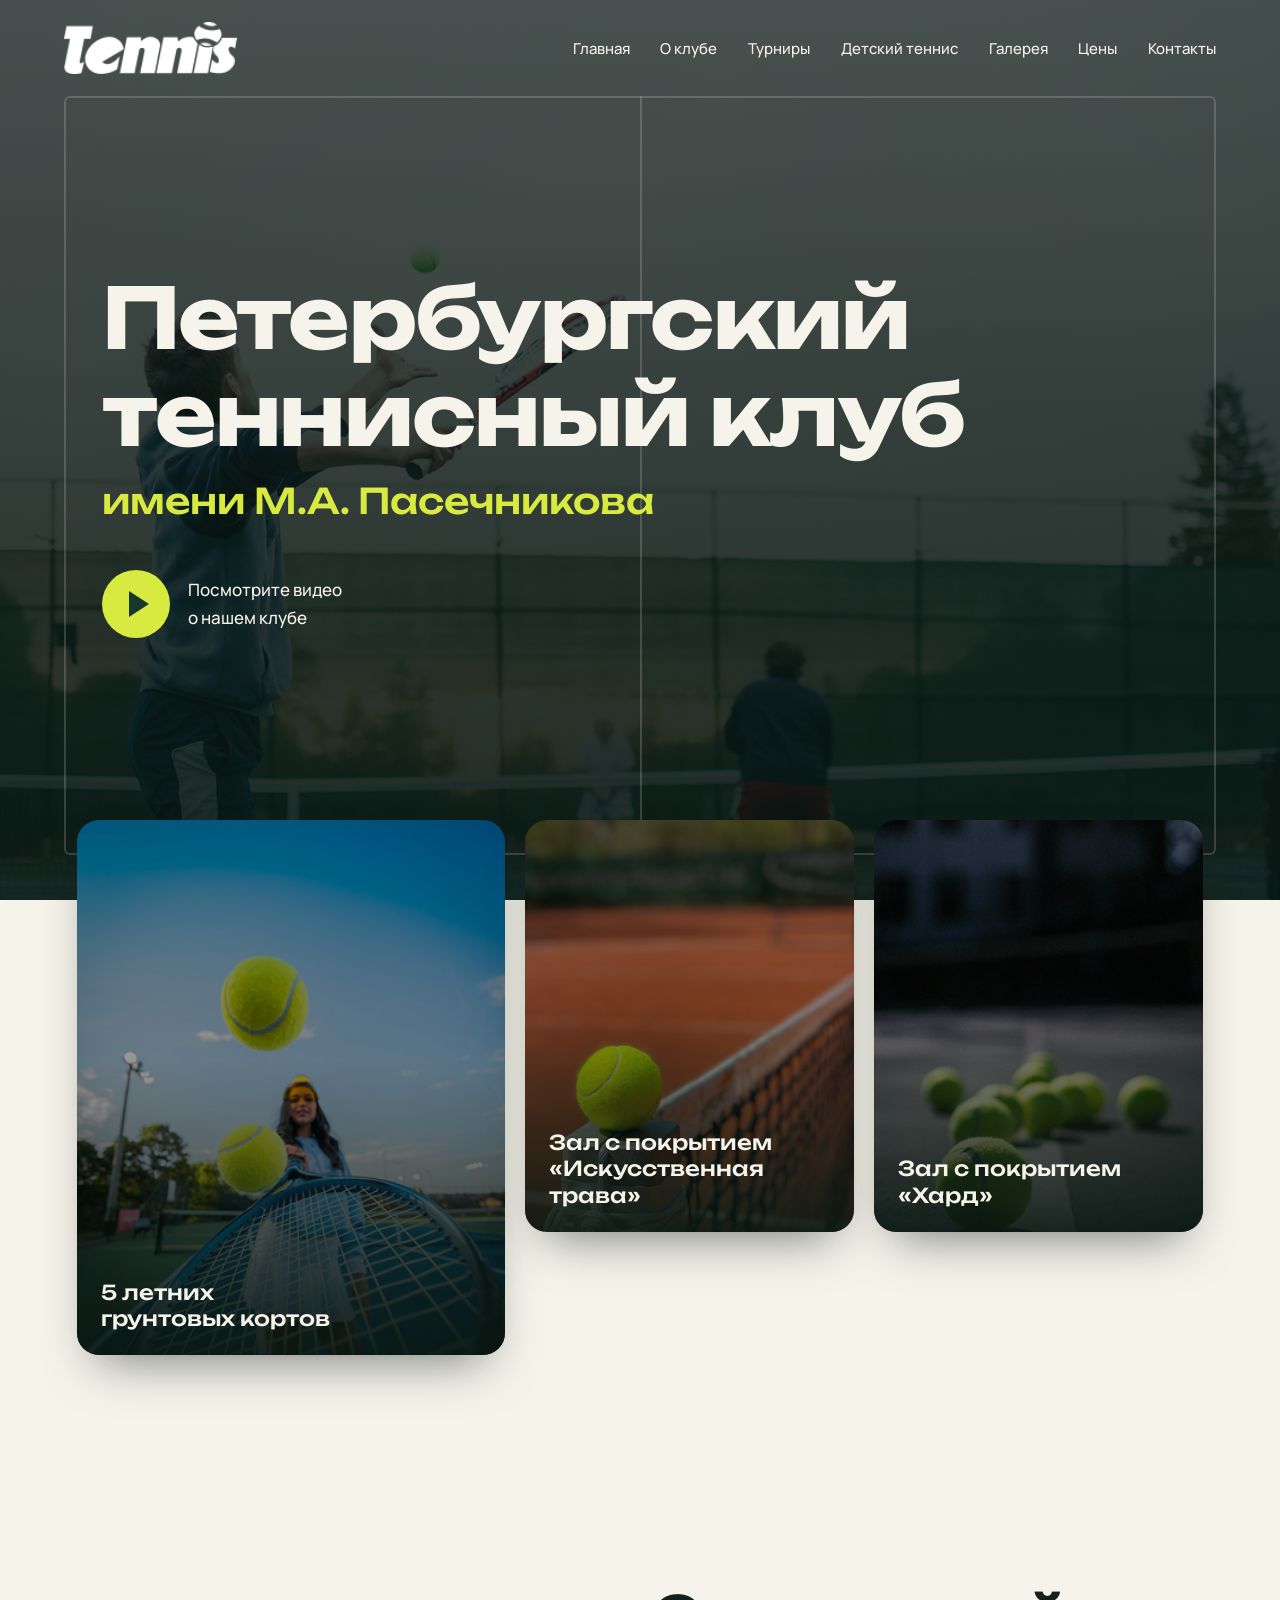
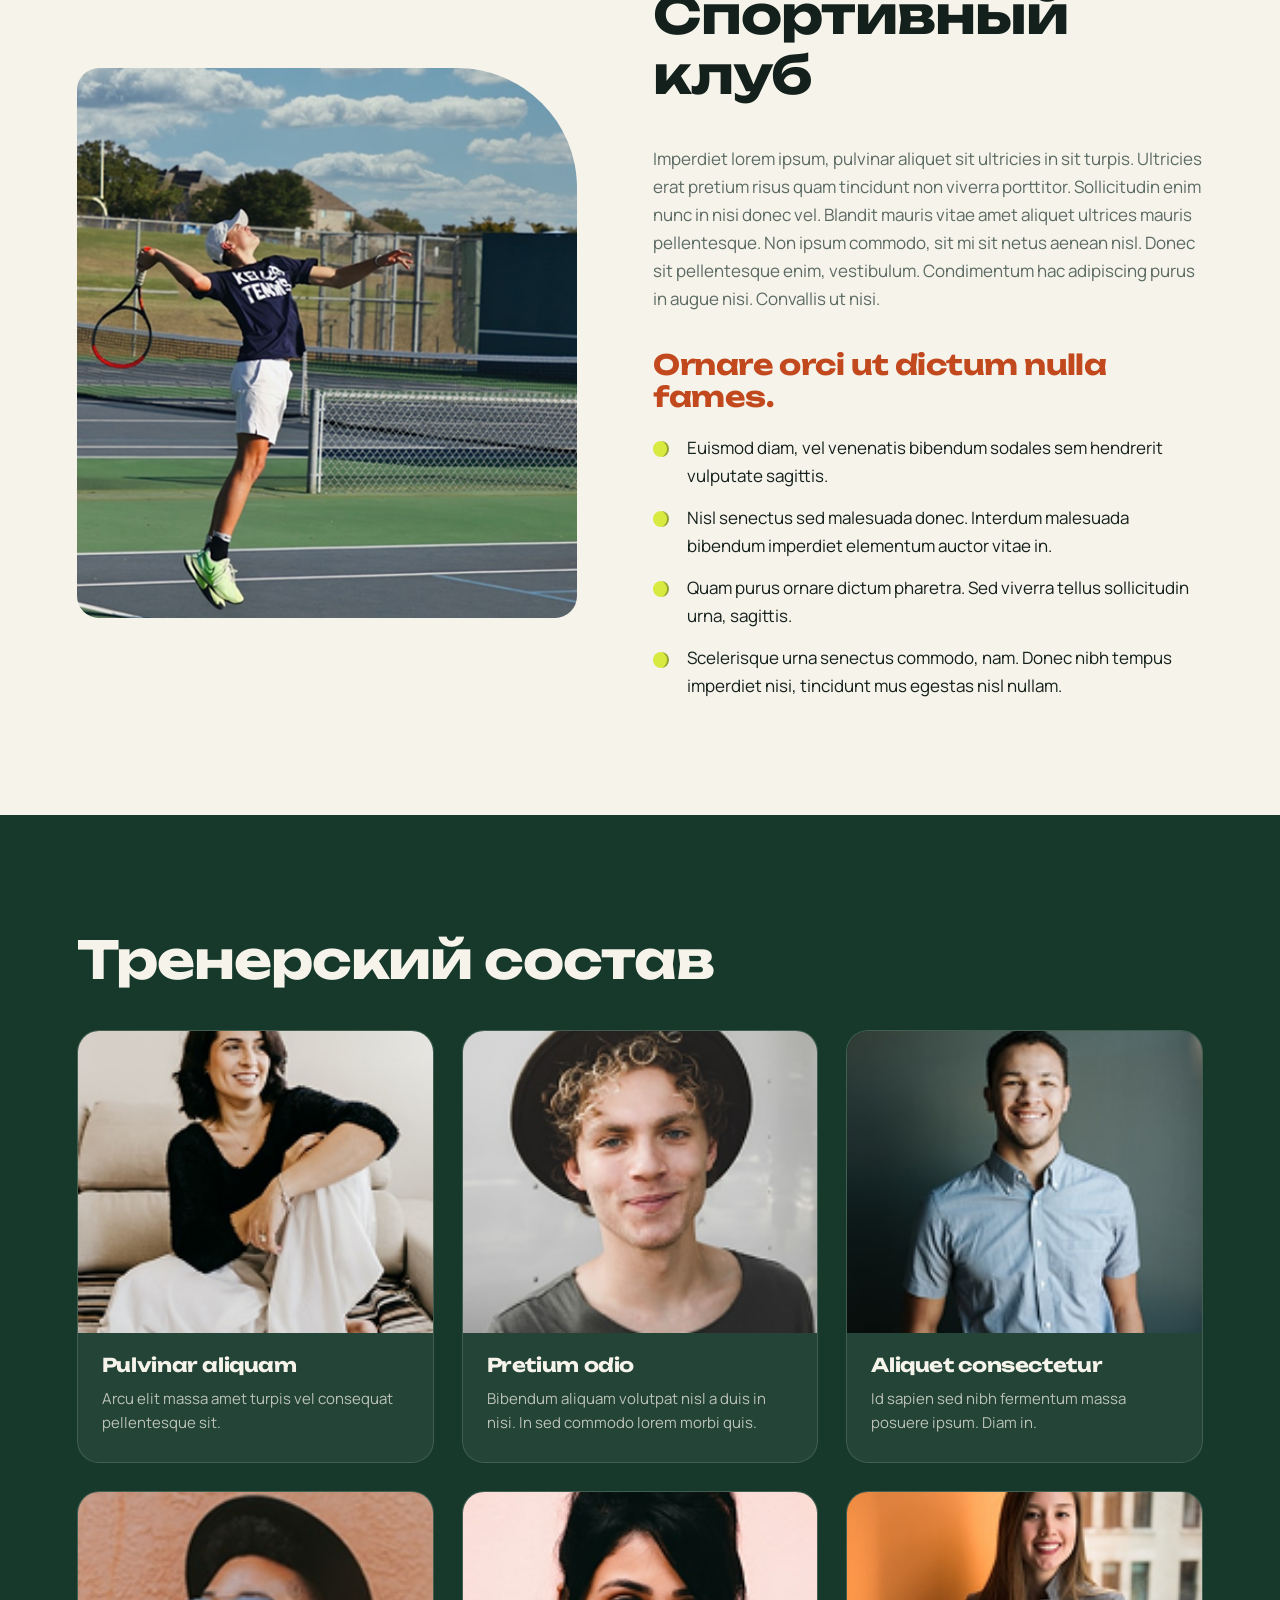
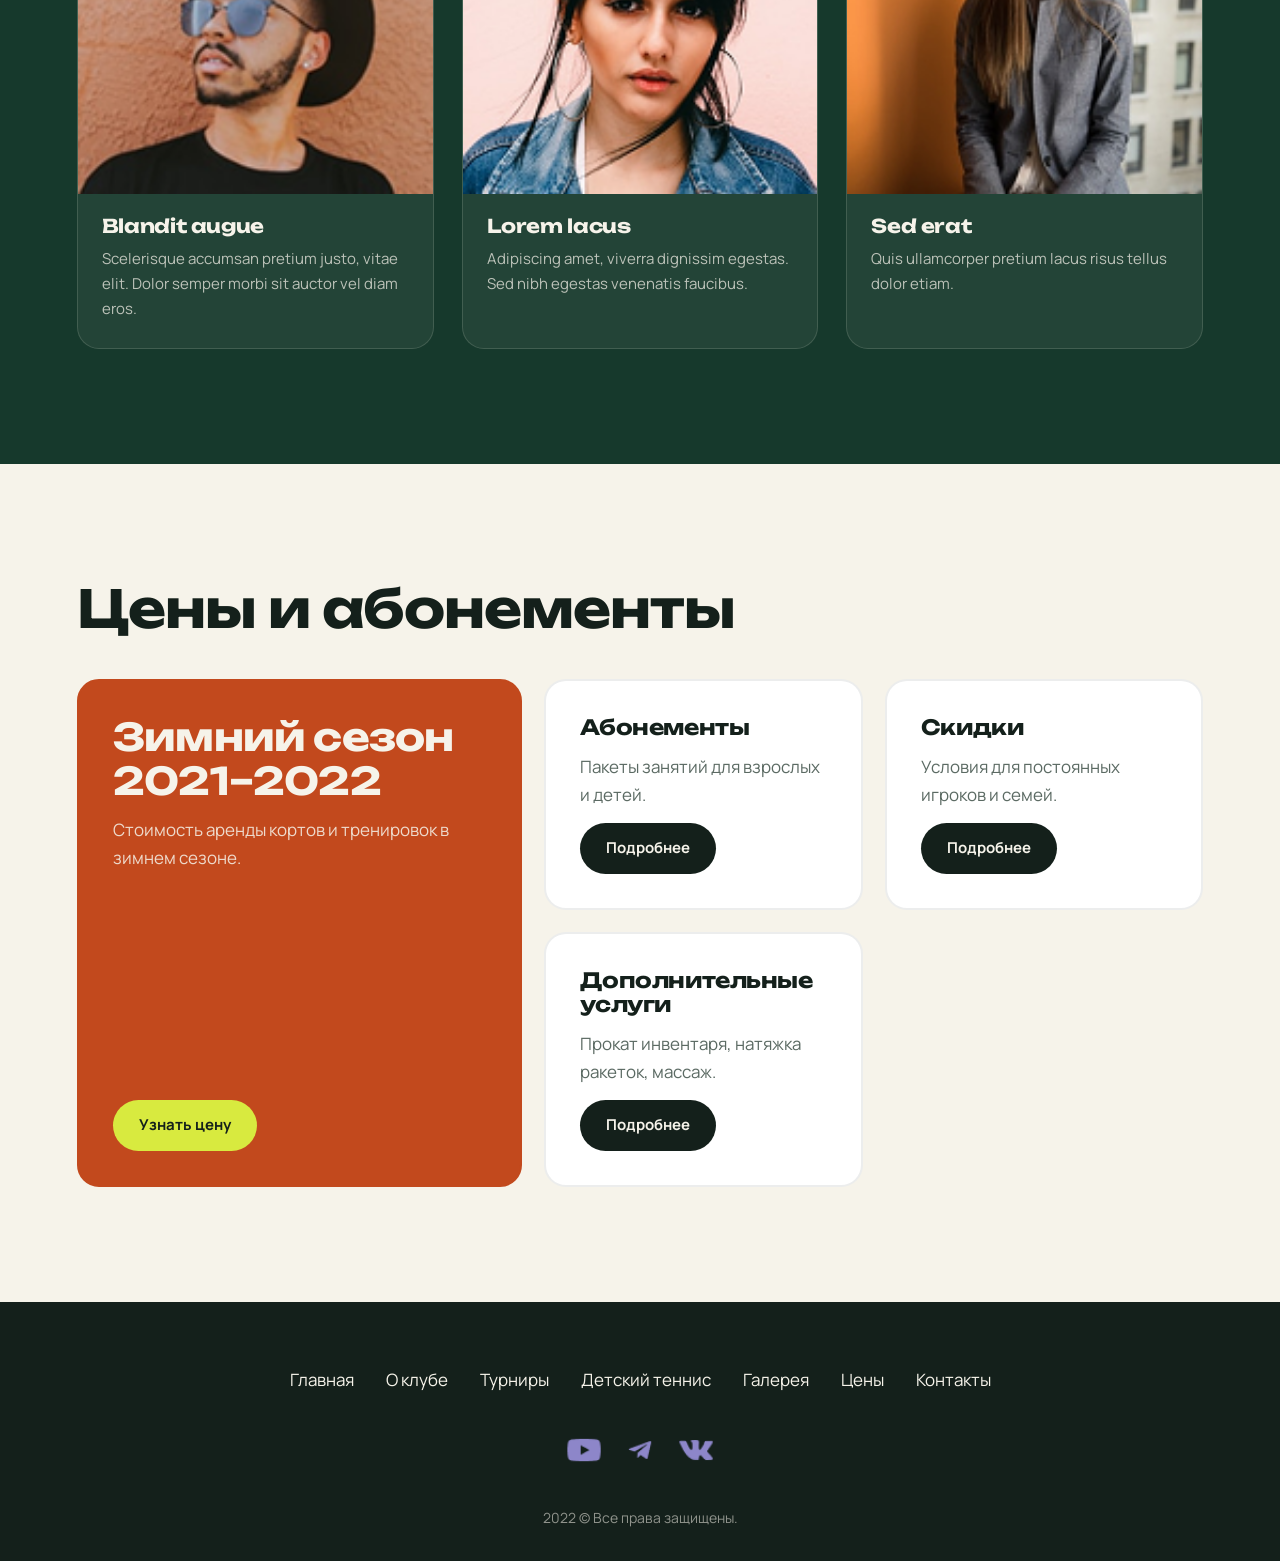
<file: index.html>
<!doctype html>
<html lang="ru">
  <head>
    <meta charset="UTF-8" />
    <meta name="viewport" content="width=device-width, initial-scale=1.0" />
    <title>Петербургский теннисный клуб имени М.А. Пасечникова</title>
    <link rel="preconnect" href="https://fonts.googleapis.com" />
    <link rel="preconnect" href="https://fonts.gstatic.com" crossorigin />
    <link
      href="https://fonts.googleapis.com/css2?family=Manrope:wght@400;500;700&family=Unbounded:wght@500;700&display=swap"
      rel="stylesheet"
    />
    <link rel="stylesheet" href="./stayle.css" />
  </head>
  <body>
    <header class="hero">
      <div class="topbar">
        <a href="#" class="logo"
          ><img src="./Logo (2).png" alt="Логотип клуба"
        /></a>
        <button
          class="burger"
          aria-label="Меню"
          onclick="document.body.classList.toggle('menu-open')"
        >
          <span></span><span></span>
        </button>
        <nav class="nav" aria-label="Основное меню">
          <ul>
            <li><a href="#top">Главная</a></li>
            <li><a href="#club">О клубе</a></li>
            <li><a href="#tournaments">Турниры</a></li>
            <li><a href="#kids">Детский теннис</a></li>
            <li><a href="#gallery">Галерея</a></li>
            <li><a href="#prices">Цены</a></li>
            <li><a href="#contacts">Контакты</a></li>
          </ul>
        </nav>
      </div>

      <div class="hero-body" id="top">
        <h1>
          Петербургский теннисный клуб <span>имени М.А. Пасечникова</span>
        </h1>
        <a href="#video" class="play">
          <span class="play-btn" aria-hidden="true"></span>
          <span>Посмотрите видео<br />о нашем клубе</span>
        </a>
      </div>
    </header>

    <main>
      <section class="courts" id="club" aria-label="Наши корты">
        <figure class="court wide">
          <img src="./Rectangle 39.png" alt="Летние грунтовые корты" />
          <figcaption>5 летних<br />грунтовых кортов</figcaption>
        </figure>
        <figure class="court">
          <img src="./Rectangle 41.png" alt="Зал с искусственной травой" />
          <figcaption>Зал с покрытием<br />«Искусственная трава»</figcaption>
        </figure>
        <figure class="court">
          <img src="./Rectangle 43 (1).png" alt="Зал с покрытием хард" />
          <figcaption>Зал с покрытием<br />«Хард»</figcaption>
        </figure>
      </section>

      <section class="about">
        <img
          class="about-img"
          src="./Rectangle 45.png"
          alt="Теннисисты на корте"
        />
        <div class="about-text">
          <h2>Спортивный клуб</h2>
          <p>
            Imperdiet lorem ipsum, pulvinar aliquet sit ultricies in sit turpis.
            Ultricies erat pretium risus quam tincidunt non viverra porttitor.
            Sollicitudin enim nunc in nisi donec vel. Blandit mauris vitae amet
            aliquet ultrices mauris pellentesque. Non ipsum commodo, sit mi sit
            netus aenean nisl. Donec sit pellentesque enim, vestibulum.
            Condimentum hac adipiscing purus in augue nisi. Convallis ut nisi.
          </p>
          <h3>Ornare orci ut dictum nulla fames.</h3>
          <ul class="facts">
            <li>
              Euismod diam, vel venenatis bibendum sodales sem hendrerit
              vulputate sagittis.
            </li>
            <li>
              Nisl senectus sed malesuada donec. Interdum malesuada bibendum
              imperdiet elementum auctor vitae in.
            </li>
            <li>
              Quam purus ornare dictum pharetra. Sed viverra tellus sollicitudin
              urna, sagittis.
            </li>
            <li>
              Scelerisque urna senectus commodo, nam. Donec nibh tempus
              imperdiet nisi, tincidunt mus egestas nisl nullam.
            </li>
          </ul>
        </div>
      </section>

      <section class="coaches" id="kids">
        <h2>Тренерский состав</h2>
        <div class="coach-grid">
          <article class="coach">
            <img src="./Rectangle 39 (1).png" alt="Тренер" />
            <h4>Pulvinar aliquam</h4>
            <p>Arcu elit massa amet turpis vel consequat pellentesque sit.</p>
          </article>
          <article class="coach">
            <img src="./Rectangle 52.png" alt="Тренер" />
            <h4>Pretium odio</h4>
            <p>
              Bibendum aliquam volutpat nisl a duis in nisi. In sed commodo
              lorem morbi quis.
            </p>
          </article>
          <article class="coach">
            <img src="./Rectangle 54.png" alt="Тренер" />
            <h4>Aliquet consectetur</h4>
            <p>Id sapien sed nibh fermentum massa posuere ipsum. Diam in.</p>
          </article>
          <article class="coach">
            <img src="./Rectangle 56.png" alt="Тренер" />
            <h4>Blandit augue</h4>
            <p>
              Scelerisque accumsan pretium justo, vitae elit. Dolor semper morbi
              sit auctor vel diam eros.
            </p>
          </article>
          <article class="coach">
            <img src="./Rectangle 58.png" alt="Тренер" />
            <h4>Lorem lacus</h4>
            <p>
              Adipiscing amet, viverra dignissim egestas. Sed nibh egestas
              venenatis faucibus.
            </p>
          </article>
          <article class="coach">
            <img src="./Rectangle 60.png" alt="Тренер" />
            <h4>Sed erat</h4>
            <p>Quis ullamcorper pretium lacus risus tellus dolor etiam.</p>
          </article>
        </div>
      </section>

      <section class="prices" id="prices">
        <h2>Цены и абонементы</h2>
        <div class="price-grid">
          <article class="price-card featured">
            <h3>Зимний сезон 2021–2022</h3>
            <p>Стоимость аренды кортов и тренировок в зимнем сезоне.</p>
            <a href="#contacts" class="btn">Узнать цену</a>
          </article>
          <article class="price-card">
            <h3>Абонементы</h3>
            <p>Пакеты занятий для взрослых и детей.</p>
            <a href="#contacts" class="btn">Подробнее</a>
          </article>
          <article class="price-card">
            <h3>Скидки</h3>
            <p>Условия для постоянных игроков и семей.</p>
            <a href="#contacts" class="btn">Подробнее</a>
          </article>
          <article class="price-card">
            <h3>Дополнительные услуги</h3>
            <p>Прокат инвентаря, натяжка ракеток, массаж.</p>
            <a href="#contacts" class="btn">Подробнее</a>
          </article>
        </div>
      </section>
    </main>

    <footer id="contacts">
      <nav aria-label="Меню в подвале">
        <ul>
          <li><a href="#top">Главная</a></li>
          <li><a href="#club">О клубе</a></li>
          <li><a href="#tournaments">Турниры</a></li>
          <li><a href="#kids">Детский теннис</a></li>
          <li><a href="#gallery">Галерея</a></li>
          <li><a href="#prices">Цены</a></li>
          <li><a href="#contacts">Контакты</a></li>
        </ul>
      </nav>
      <div class="socials">
        <a href="#"><img src="./soc-icons.png" alt="Соцсеть" /></a>
        <a href="#"><img src="./soc-icons (1).png" alt="Соцсеть" /></a>
        <a href="#"><img src="./soc-icons (2).png" alt="Соцсеть" /></a>
      </div>
      <p class="copy">2022 © Все права защищены.</p>
    </footer>
  </body>
</html>
</file>
<file: Новости.html>
<!DOCTYPE html>
<html lang="en">
<head>
    <meta charset="UTF-8">
    <meta name="viewport" content="width=device-width, initial-scale=1.0">
    <title>Document</title>
    <link rel="stylesheet" href="./Новости.css">
</head>
<body>
    
<div class="wra">

    <header>
        <div class="huu">
            <img src="./Rectangle 26 (1).png" alt="">
        </div>
    </header>
</div>
        
    
    
</body>
</html>
</file>
<file: stayle.css>
:root {
  --clay: #c2491d; /* грунт */
  --clay-dark: #8f3112;
  --court: #16392c; /* глубокий корт-зелёный */
  --ball: #d8ea3f; /* теннисный мяч */
  --line: #f6f3ea; /* разметка корта */
  --ink: #14201b;
  --muted: #5b6a63;
  --radius: 22px;
  --display: "Unbounded", system-ui, sans-serif;
  --body: "Manrope", system-ui, sans-serif;
}
* {
  box-sizing: border-box;
  margin: 0;
  padding: 0;
}
html {
  scroll-behavior: smooth;
}
body {
  font-family: var(--body);
  color: var(--ink);
  background: var(--line);
  line-height: 1.65;
  font-size: 17px;
}
img {
  max-width: 100%;
  display: block;
}
a {
  color: inherit;
  text-decoration: none;
}
ul {
  list-style: none;
}
:focus-visible {
  outline: 3px solid var(--ball);
  outline-offset: 3px;
}
h1,
h2,
h3,
h4 {
  font-family: var(--display);
  line-height: 1.15;
  letter-spacing: -0.02em;
}
section {
  padding: clamp(56px, 9vw, 120px) clamp(20px, 6vw, 80px);
}
h2 {
  font-size: clamp(28px, 4.4vw, 52px);
  margin-bottom: 40px;
}

/* ---------- HERO ---------- */
.hero {
  position: relative;
  min-height: 100svh;
  color: var(--line);
  background:
    linear-gradient(180deg, rgba(10, 25, 19, 0.55), rgba(10, 25, 19, 0.85)),
    url("./Rectangle 26.png") center/cover,
    var(--court);
  display: flex;
  flex-direction: column;
  overflow: hidden;
}
/* линии корта как фирменный элемент */
.hero::before,
.hero::after {
  content: "";
  position: absolute;
  border: 2px solid rgba(246, 243, 234, 0.18);
  pointer-events: none;
}
.hero::before {
  inset: 96px 5vw 5vh;
  border-radius: 6px;
}
.hero::after {
  top: 96px;
  bottom: 5vh;
  left: 50%;
  border-width: 0 0 0 2px;
}
.topbar {
  position: relative;
  z-index: 5;
  display: flex;
  align-items: center;
  justify-content: space-between;
  gap: 24px;
  padding: 22px clamp(20px, 5vw, 64px);
}
.logo img {
  height: 52px;
  width: auto;
}
.nav ul {
  display: flex;
  gap: clamp(14px, 2.4vw, 36px);
}
.nav a {
  font-weight: 500;
  font-size: 15px;
  padding: 6px 0;
  background: linear-gradient(var(--ball), var(--ball)) 0 100%/0 2px no-repeat;
  transition: background-size 0.25s;
}
.nav a:hover {
  background-size: 100% 2px;
}
.burger {
  display: none;
  background: none;
  border: 0;
  width: 44px;
  height: 44px;
  cursor: pointer;
  position: relative;
}
.burger span {
  position: absolute;
  left: 10px;
  right: 10px;
  height: 2px;
  background: var(--line);
}
.burger span:first-child {
  top: 16px;
}
.burger span:last-child {
  top: 26px;
}

.hero-body {
  position: relative;
  z-index: 2;
  margin: auto 0;
  padding: 40px clamp(28px, 8vw, 140px) 120px;
  max-width: 1100px;
}
.hero h1 {
  font-size: clamp(34px, 6.6vw, 84px);
  font-weight: 700;
}
.hero h1 span {
  display: block;
  margin-top: 18px;
  font-size: 0.42em;
  font-weight: 500;
  color: var(--ball);
  letter-spacing: 0;
}
.play {
  display: inline-flex;
  align-items: center;
  gap: 18px;
  margin-top: 48px;
  font-weight: 500;
}
.play-btn {
  width: 68px;
  height: 68px;
  border-radius: 50%;
  background: var(--ball);
  position: relative;
  transition: transform 0.25s;
}
.play-btn::after {
  content: "";
  position: absolute;
  left: 27px;
  top: 21px;
  border-left: 20px solid var(--court);
  border-top: 13px solid transparent;
  border-bottom: 13px solid transparent;
}
.play:hover .play-btn {
  transform: scale(1.12);
}
@media (prefers-reduced-motion: no-preference) {
  .play-btn {
    animation: pulse 2.4s infinite;
  }
  @keyframes pulse {
    0% {
      box-shadow: 0 0 0 0 rgba(216, 234, 63, 0.6);
    }
    100% {
      box-shadow: 0 0 0 24px rgba(216, 234, 63, 0);
    }
  }
}

/* ---------- КОРТЫ ---------- */
.courts {
  display: grid;
  grid-template-columns: 1.3fr 1fr 1fr;
  gap: 20px;
  margin-top: -80px;
  position: relative;
  z-index: 3;
  padding-top: 0;
}
.court {
  position: relative;
  border-radius: var(--radius);
  overflow: hidden;
  aspect-ratio: 4/5;
  box-shadow: 0 24px 50px -20px rgba(10, 25, 19, 0.55);
}
.court img {
  width: 100%;
  height: 100%;
  object-fit: cover;
  transition: transform 0.6s;
}
.court:hover img {
  transform: scale(1.06);
}
.court::after {
  content: "";
  position: absolute;
  inset: 0;
  background: linear-gradient(180deg, transparent 45%, rgba(10, 25, 19, 0.88));
}
.court figcaption {
  position: absolute;
  z-index: 2;
  left: 24px;
  right: 24px;
  bottom: 22px;
  color: var(--line);
  font-family: var(--display);
  font-weight: 500;
  font-size: clamp(15px, 1.6vw, 21px);
  line-height: 1.3;
}

/* ---------- О КЛУБЕ ---------- */
.about {
  display: grid;
  grid-template-columns: 1fr 1.1fr;
  gap: clamp(32px, 6vw, 90px);
  align-items: center;
}
.about-img {
  width: 100%;
  aspect-ratio: 1/1.1;
  object-fit: cover;
  border-radius: var(--radius) 120px var(--radius) var(--radius);
}
.about-text p {
  color: var(--muted);
  max-width: 62ch;
}
.about-text h3 {
  font-size: clamp(20px, 2.2vw, 28px);
  margin: 36px 0 20px;
  color: var(--clay);
}
.facts {
  display: grid;
  gap: 14px;
}
.facts li {
  padding-left: 34px;
  position: relative;
  max-width: 62ch;
}
.facts li::before {
  content: "";
  position: absolute;
  left: 0;
  top: 0.45em;
  width: 16px;
  height: 16px;
  border-radius: 50%;
  background: var(--ball);
  box-shadow: inset -3px 0 0 -1px rgba(20, 32, 27, 0.35);
}

/* ---------- ТРЕНЕРЫ ---------- */
.coaches {
  background: var(--court);
  color: var(--line);
}
.coach-grid {
  display: grid;
  grid-template-columns: repeat(3, 1fr);
  gap: 28px;
}
.coach {
  background: rgba(246, 243, 234, 0.06);
  border: 1px solid rgba(246, 243, 234, 0.14);
  border-radius: var(--radius);
  overflow: hidden;
  transition:
    transform 0.3s,
    border-color 0.3s;
}
.coach:hover {
  transform: translateY(-6px);
  border-color: var(--ball);
}
.coach img {
  width: 100%;
  aspect-ratio: 4/3.4;
  object-fit: cover;
}
.coach h4 {
  font-size: 19px;
  margin: 22px 24px 10px;
}
.coach p {
  margin: 0 24px 26px;
  color: rgba(246, 243, 234, 0.72);
  font-size: 15px;
}

/* ---------- ЦЕНЫ ---------- */
.price-grid {
  display: grid;
  grid-template-columns: 1.4fr 1fr 1fr;
  gap: 22px;
}
.price-card {
  background: #fff;
  border-radius: var(--radius);
  padding: 34px;
  display: flex;
  flex-direction: column;
  gap: 14px;
  border: 2px solid rgba(20, 32, 27, 0.08);
  transition:
    border-color 0.25s,
    transform 0.25s;
}
.price-card:hover {
  border-color: var(--clay);
  transform: translateY(-4px);
}
.price-card h3 {
  font-size: 21px;
}
.price-card p {
  color: var(--muted);
  flex: 1;
}
.price-card.featured {
  grid-row: span 2;
  background: var(--clay);
  color: var(--line);
  border-color: var(--clay);
}
.price-card.featured h3 {
  font-size: clamp(26px, 3vw, 38px);
}
.price-card.featured p {
  color: rgba(246, 243, 234, 0.85);
}
.btn {
  align-self: flex-start;
  padding: 13px 26px;
  border-radius: 99px;
  background: var(--ink);
  color: var(--line);
  font-weight: 700;
  font-size: 15px;
  transition:
    background 0.2s,
    color 0.2s;
}
.btn:hover {
  background: var(--ball);
  color: var(--ink);
}
.featured .btn {
  background: var(--ball);
  color: var(--ink);
}
.featured .btn:hover {
  background: var(--line);
}

/* ---------- ПОДВАЛ ---------- */
footer {
  background: var(--ink);
  color: var(--line);
  padding: 64px clamp(20px, 6vw, 80px) 32px;
  display: grid;
  gap: 36px;
  justify-items: center;
  text-align: center;
}
footer ul {
  display: flex;
  flex-wrap: wrap;
  justify-content: center;
  gap: 12px 32px;
}
footer a:hover {
  color: var(--ball);
}
.socials {
  display: flex;
  gap: 16px;
}
.socials img {
  height: 40px;
  transition: transform 0.2s;
}
.socials a:hover img {
  transform: translateY(-3px);
}
.copy {
  font-size: 14px;
  color: rgba(246, 243, 234, 0.55);
}

/* ---------- АДАПТИВ ---------- */
@media (max-width: 960px) {
  .courts {
    grid-template-columns: 1fr 1fr;
    margin-top: -50px;
  }
  .court.wide {
    grid-column: span 2;
    aspect-ratio: 16/10;
  }
  .about {
    grid-template-columns: 1fr;
  }
  .coach-grid {
    grid-template-columns: 1fr 1fr;
  }
  .price-grid {
    grid-template-columns: 1fr 1fr;
  }
  .price-card.featured {
    grid-column: span 2;
    grid-row: auto;
  }
}
@media (max-width: 720px) {
  .burger {
    display: block;
  }
  .nav {
    position: absolute;
    top: 100%;
    left: 0;
    right: 0;
    background: var(--court);
    padding: 12px 24px 24px;
    display: none;
  }
  .menu-open .nav {
    display: block;
  }
  .nav ul {
    flex-direction: column;
    gap: 6px;
  }
  .nav a {
    display: block;
    padding: 10px 0;
  }
  .hero::after {
    display: none;
  }
  .courts,
  .coach-grid,
  .price-grid {
    grid-template-columns: 1fr;
  }
  .court.wide,
  .price-card.featured {
    grid-column: auto;
  }
}
</file>
<file: Новости.css>
.wra{
    display: flex;
    flex-direction: row;
}

.huu {
    width: 1920px;
    height: 263px;
    position: absolute;
    width: 1920px;
    height: 263px;
    top: 0;
    left: 1920px; 
}
</file>
